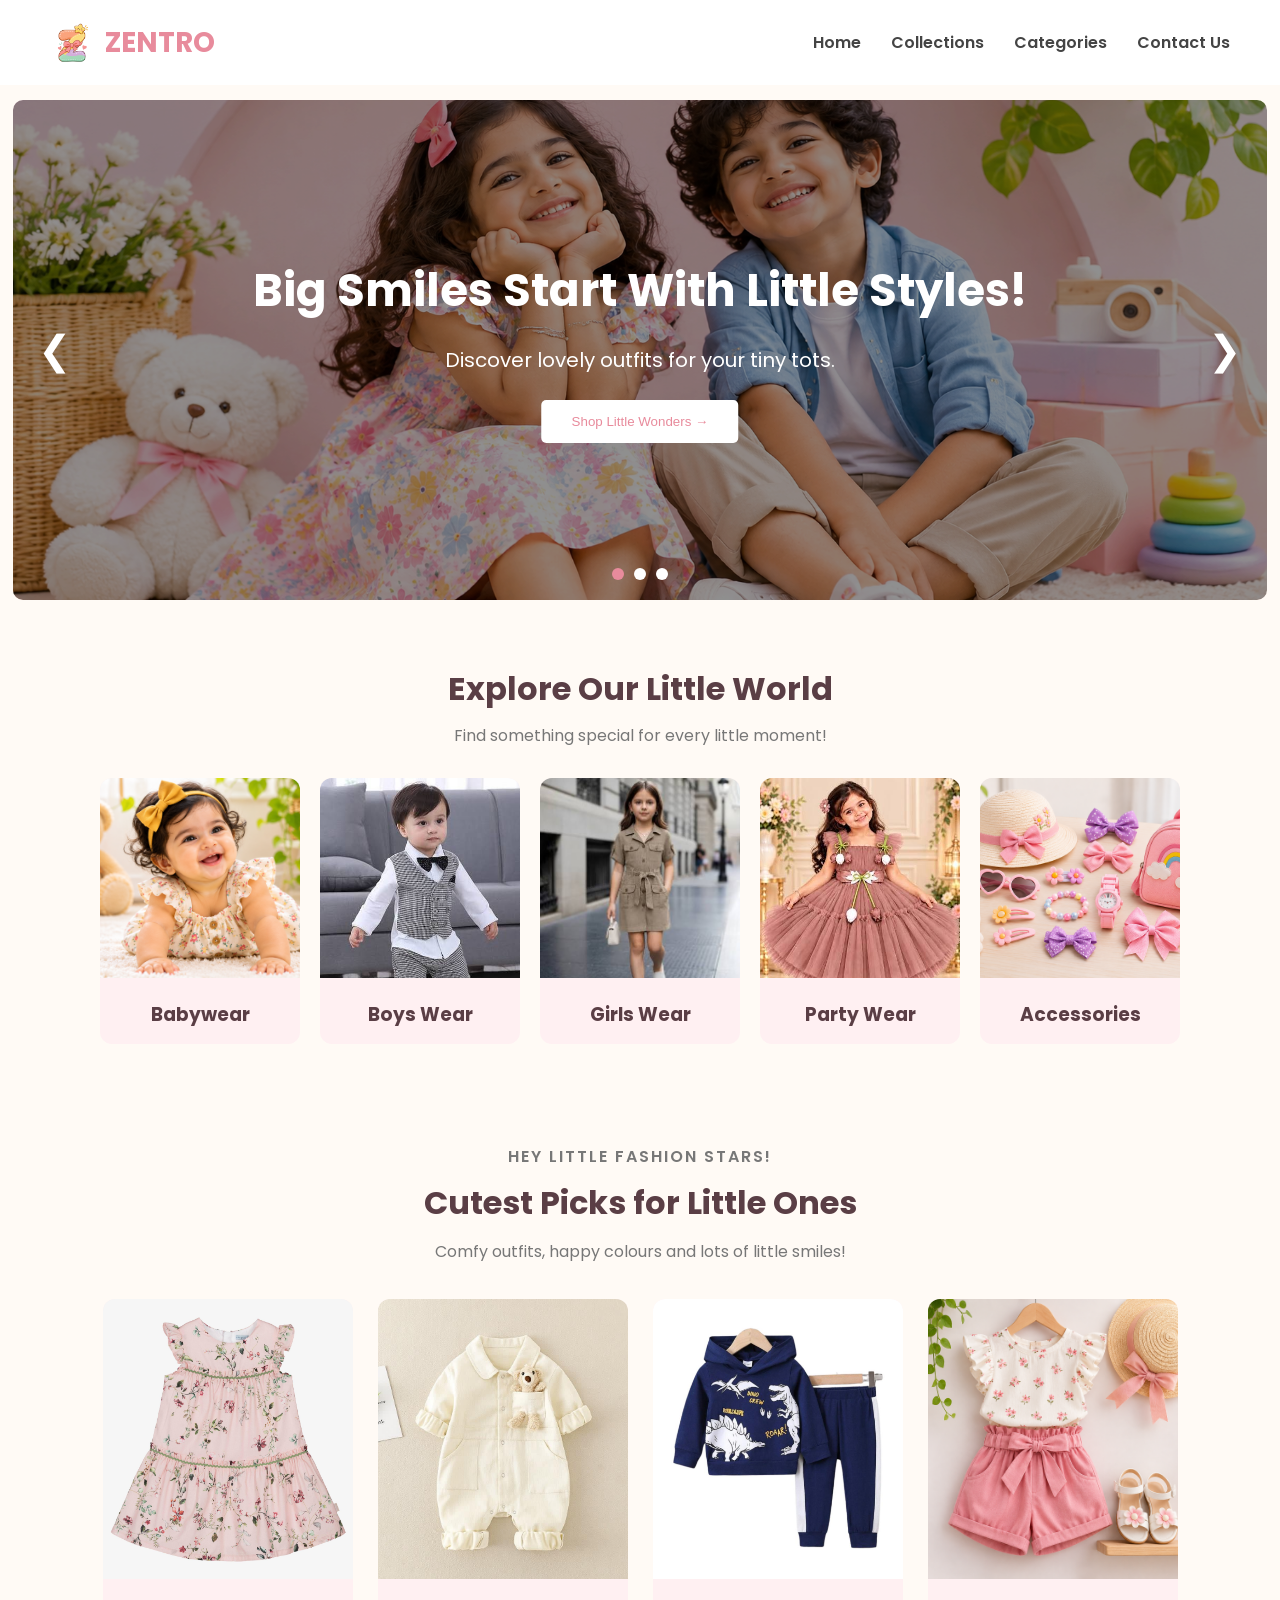
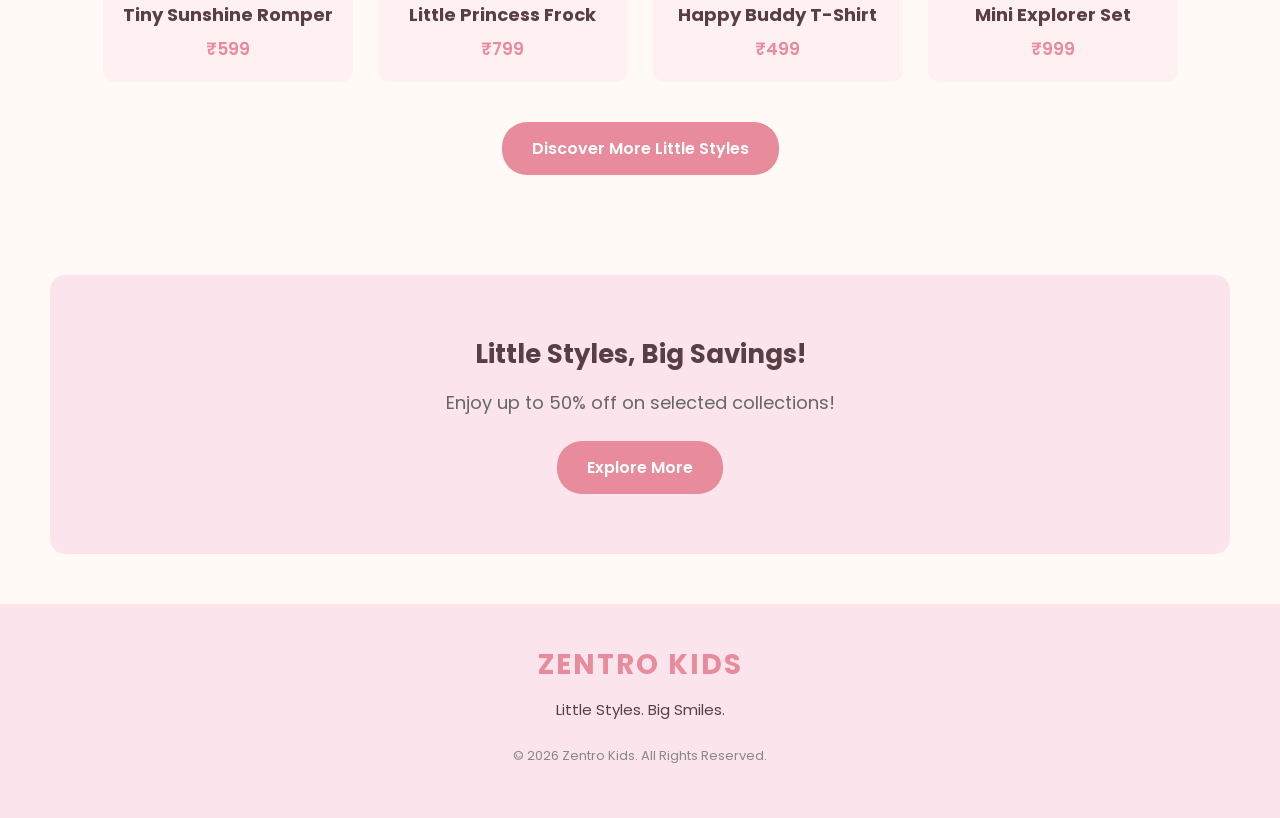
<file: index.html>
<!DOCTYPE html>
<html lang="en">

<head>
    <meta charset="UTF-8">
    <meta name="viewport" content="width=device-width, initial-scale=1.0">

    <link rel="icon" type="image/png" href="images/icon.png">

    <title>ZENTRO KIDS | Little Styles, Big Smiles</title>

    <!-- Google Fonts -->
    <link rel="preconnect" href="https://fonts.googleapis.com">
    <link rel="preconnect" href="https://fonts.gstatic.com" crossorigin>
    <link href="https://fonts.googleapis.com/css2?family=Poppins:wght@400;500;600;700&display=swap" rel="stylesheet">

    <!-- CSS -->
    <link rel="stylesheet" href="style.css">

</head>

<body>

    <!-- Navbar -->
    <header>
        <nav class="navbar">

            <div class="logo">
                <img src="images/icon.png" alt="Zentro logo">
                <h1>ZENTRO</h1>
            </div>

            <button class="menu-toggle" id="menuToggle" aria-label="Toggle navigation" aria-expanded="false">
                ☰
            </button>

            <ul class="nav-links">
                <li><a href="index.html">Home</a></li>
                <li><a href="collections.html">Collections</a></li>
                <li><a href="#categories">Categories</a></li>
                <li><a href="contact.html">Contact Us</a></li>
            </ul>

        </nav>
    </header>


    <main>

        <section class="hero">

            <img src="images/kids-banner.png" class="hero-image" id="bannerImage" alt="Kids fashion collection">

            <div class="hero-overlay"></div>

            <div class="hero-content">
                <h1>Big Smiles Start With Little Styles!</h1>
                <p>Discover lovely outfits for your tiny tots.</p>
                <button id="shopButton">Shop Little Wonders →</button>
            </div>

            <button class="arrow left-arrow" id="prevBtn">&#10094;</button>
            <button class="arrow right-arrow" id="nextBtn">&#10095;</button>

            <div class="slider-dots">
                <span class="dot active"></span>
                <span class="dot"></span>
                <span class="dot"></span>
            </div>

        </section>

        <!-- CATEGORIES SECTION -->

        <section class="categories" id="categories">

            <h2>Explore Our Little World</h2>
            <p>Find something special for every little moment!</p>

            <div class="category-container">

                <div class="category-card">
                    <img src="images/babywear.jpg" alt="Babywear">
                    <h3>Babywear</h3>
                </div>

                <div class="category-card">
                    <img src="images/boys.jpg" alt="Boys Wear">
                    <h3>Boys Wear</h3>
                </div>

                <div class="category-card">
                    <img src="images/girls.jpg" alt="Girls Wear">
                    <h3>Girls Wear</h3>
                </div>

                <div class="category-card">
                    <img src="images/partywear.jpg" alt="Party Wear">
                    <h3>Party Wear</h3>
                </div>

                <div class="category-card">
                    <img src="images/accessories.jpg" alt="Accessories">
                    <h3>Accessories</h3>
                </div>

            </div>

        </section>

        <!-- New Arrivals Section -->
        <section class="new-arrivals">

            <div class="section-heading">

                <p class="section-tag">HEY LITTLE FASHION STARS!</p>

                <h2>Cutest Picks for Little Ones</h2>

                <p>Comfy outfits, happy colours and lots of little smiles!</p>

            </div>

            <div class="products-container">

                <div class="product-card">
                    <img src="images/product1.jpg" alt="Cute baby romper">
                    <h3>Tiny Sunshine Romper</h3>
                    <p>₹599</p>
                </div>

                <div class="product-card">
                    <img src="images/product2.jpg" alt="Girls floral frock">
                    <h3>Little Princess Frock</h3>
                    <p>₹799</p>
                </div>

                <div class="product-card">
                    <img src="images/product3.jpg" alt="Boys printed t-shirt">
                    <h3>Happy Buddy T-Shirt</h3>
                    <p>₹499</p>
                </div>

                <div class="product-card">
                    <img src="images/product4.jpg" alt="Kids colourful co-ord set">
                    <h3>Mini Explorer Set</h3>
                    <p>₹999</p>
                </div>

            </div>

            <div class="collection-button">
                <a href="collections.html">Discover More Little Styles</a>
            </div>

        </section>


        <!-- Offer Section -->
        <section class="offer-section">

            <h2>Little Styles, Big Savings!</h2>

            <p>Enjoy up to 50% off on selected collections!</p>

            <a href="collections.html" class="shop-button">
                Explore More
            </a>

        </section>

    </main>


    <!-- Footer -->
    <footer class="footer">

        <h2>ZENTRO KIDS</h2>

        <p>Little Styles. Big Smiles.</p>

        <p>&copy; 2026 Zentro Kids. All Rights Reserved.</p>

    </footer>


    <!-- JavaScript -->
    <script src="script.js"></script>

</body>

</html>
</file>
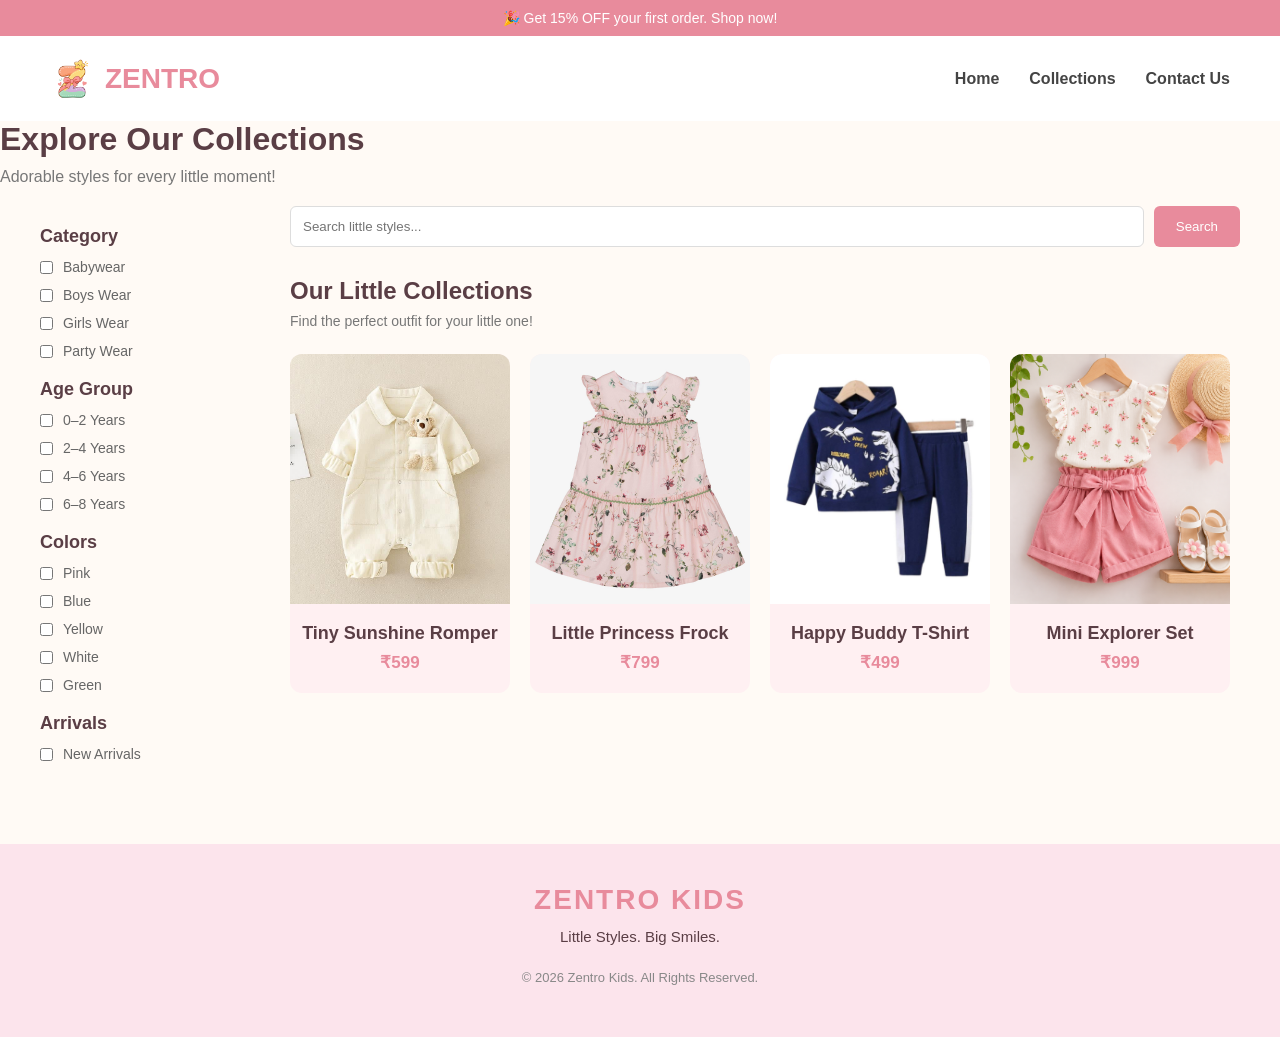
<file: collections.html>
<!DOCTYPE html>
<html lang="en">

<head>
    <meta charset="UTF-8">
    <meta name="viewport" content="width=device-width, initial-scale=1.0">
    <title> Collections | ZENTRO KIDS</title>
    <!-- CSS -->
    <link rel="stylesheet" href="style.css">
</head>

<body>

    <!-- Offer announcement bar -->
    <div class="offer-bar">
        <p>🎉 Get 15% OFF your first order. Shop now!</p>
    </div>


   
    <!-- Navbar -->
    <header>
        <nav class="navbar">

            <div class="logo">
                <img src="images/icon.png" alt="Zentro logo">
                <h1>ZENTRO</h1>
            </div>

            <button class="menu-toggle" id="menuToggle" aria-label="Toggle navigation" aria-expanded="false">
                ☰
            </button>

            <ul class="nav-links">
                <li><a href="index.html">Home</a></li>
                <li><a href="collections.html">Collections</a></li>
                <li><a href="contact.html">Contact Us</a></li>
            </ul>

        </nav>
    </header>

    <main>

        <!-- Collections heading -->
        <section class="collection-heading">
            <h1>Explore Our Collections</h1>
            <p>Adorable styles for every little moment!</p>
        </section>
        <!--Filter section comes to the left-->
        <section class="collection-container">
            <details class="filter-section" open>
                <!-- <div class="filter-section"> -->
                <summary>Filter Products</summary>


                <h2>Category</h2>

                <div class="filter-option category-filter">
                    <input type="checkbox" value="Babywear">
                    <label>Babywear</label>
                </div>

                <div class="filter-option category-filter">
                    <input type="checkbox" value="Boys Wear">
                    <label>Boys Wear</label>
                </div>

                <div class="filter-option category-filter">
                    <input type="checkbox" value="Girls Wear">
                    <label>Girls Wear</label>
                </div>

                <div class="filter-option category-filter">
                    <input type="checkbox" value="Party Wear">
                    <label>Party Wear</label>
                </div>

                <h2>Age Group</h2>

                <div class="filter-option age-filter">
                    <input type="checkbox" value="0-2">
                    <label>0–2 Years</label>
                </div>

                <div class="filter-option age-filter">
                    <input type="checkbox" value="2-4">
                    <label>2–4 Years</label>
                </div>

                <div class="filter-option age-filter">
                    <input type="checkbox" value="4-6">
                    <label>4–6 Years</label>
                </div>

                <div class="filter-option age-filter">
                    <input type="checkbox" value="6-8">
                    <label>6–8 Years</label>
                </div>

                <h2>Colors</h2>

                <div class="filter-option colors-filter">
                    <input type="checkbox" value="Pink">
                    <label>Pink</label>
                </div>

                <div class="filter-option colors-filter">
                    <input type="checkbox" value="Blue">
                    <label>Blue</label>
                </div>

                <div class="filter-option colors-filter">
                    <input type="checkbox" value="Yellow">
                    <label>Yellow</label>
                </div>

                <div class="filter-option colors-filter">
                    <input type="checkbox" value="White">
                    <label>White</label>
                </div>

                <div class="filter-option colors-filter">
                    <input type="checkbox" value="Green">
                    <label>Green</label>
                </div>

                <h2>Arrivals</h2>

                <div class="filter-option arrivals-filter">
                    <input type="checkbox" value="New">
                    <label>New Arrivals</label>
                </div>

            </details>


            <!--Product section comes to the right-->
            <!-- Search bar -->


            <div class="products-section">
                <div class="search-container">
                    <input type="text" id="searchInput" placeholder="Search little styles...">
                    <button id="searchBtn">Search</button>
                </div>

                <!-- Product heading -->
                <div class="products-heading">
                    <h2>Our Little Collections</h2>
                    <p>Find the perfect outfit for your little one!</p>
                </div>

                <!-- Product cards -->
                <div class="products-container">

                    <div class="product-card" data-category="Babywear" data-age="0-2" data-color="White"
                        data-arrival="old">
                        <img src="images/product2.jpg" alt="Tiny Sunshine Romper">
                        <h3>Tiny Sunshine Romper</h3>
                        <p>₹599</p>
                    </div>

                    <div class="product-card" data-category="Girls Wear" data-age="2-4" data-color="Pink"
                        data-arrival="new">
                        <img src="images/product1.jpg" alt="Little Princess Frock">
                        <h3>Little Princess Frock</h3>
                        <p>₹799</p>
                    </div>

                    <div class="product-card" data-category="Boys Wear" data-age="4-6" data-color="Blue"
                        data-arrival="old">
                        <img src="images/product3.jpg" alt="Happy Buddy T-Shirt">
                        <h3>Happy Buddy T-Shirt</h3>
                        <p>₹499</p>
                    </div>

                    <div class="product-card" data-category="Party Wear" data-age="6-8" data-color="Pink"
                        data-arrival="new">
                        <img src="images/product4.jpg" alt="Mini Explorer Set">
                        <h3>Mini Explorer Set</h3>
                        <p>₹999</p>
                    </div>
                    <p id="noProductsMessage" style="display: none;">
                        No products found!
                    </p>
                </div>


            </div>

        </section>

        </div>

    </main>


    <!-- Footer -->
    <footer class="footer">

        <h2>ZENTRO KIDS</h2>

        <p>Little Styles. Big Smiles.</p>

        <p>&copy; 2026 Zentro Kids. All Rights Reserved.</p>

    </footer>
    <script src="script.js"></script>
</body>

</html>
</file>
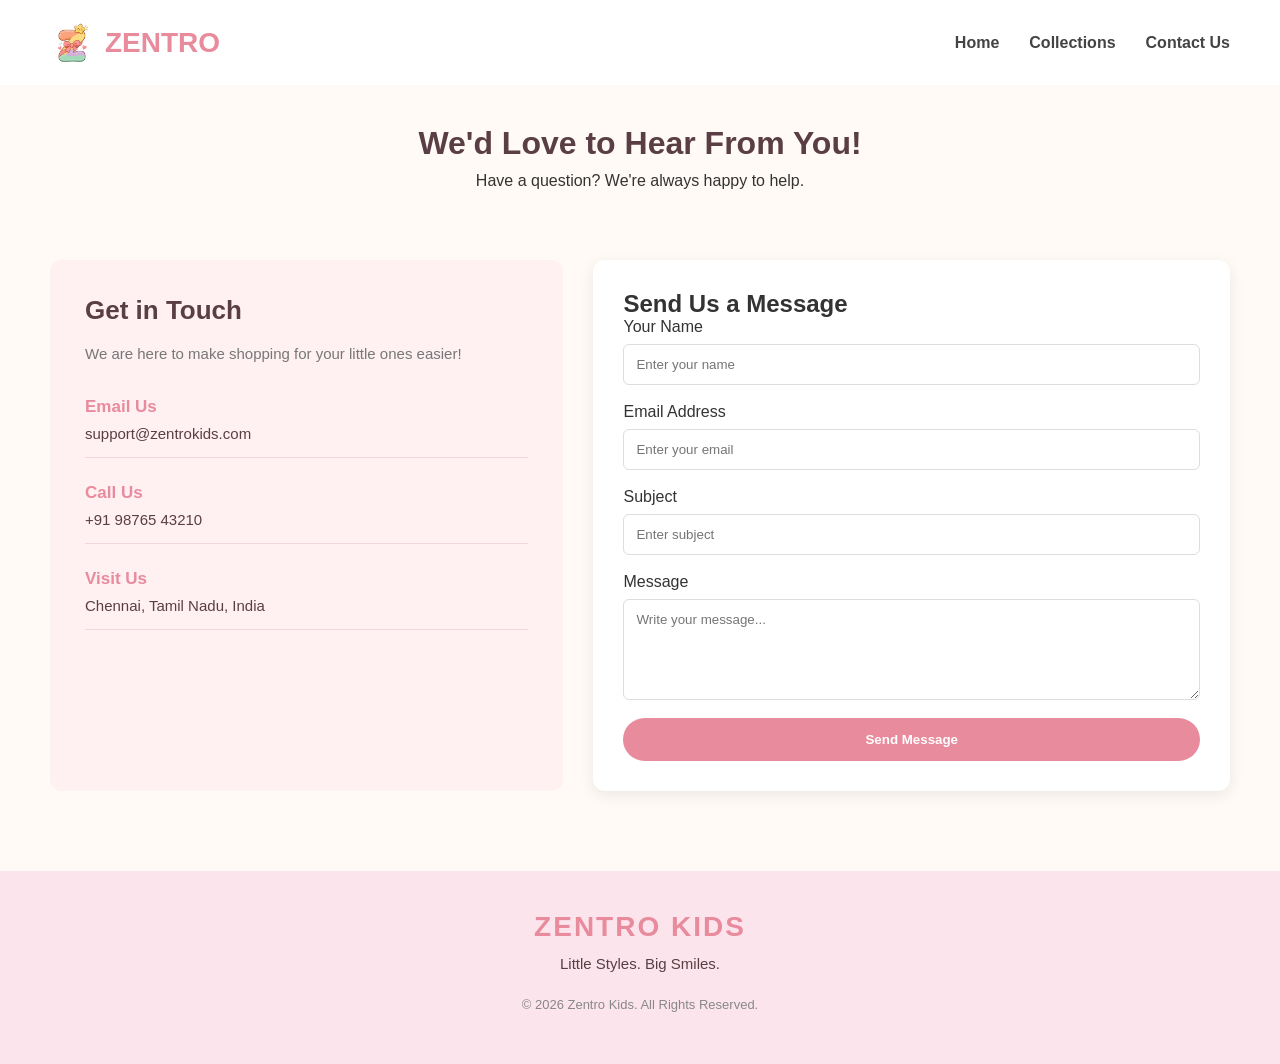
<file: contact.html>
<!DOCTYPE html>
<html lang="en">

<head>
    <meta charset="UTF-8">
    <meta name="viewport" content="width=device-width, initial-scale=1.0">
    <title>Contact Us | ZENTRO KIDS</title>

    <link rel="stylesheet" href="style.css">
</head>

<body>

    
    <!-- Navbar -->
    <header>
        <nav class="navbar">

            <div class="logo">
                <img src="images/icon.png" alt="Zentro logo">
                <h1>ZENTRO</h1>
            </div>

            <button class="menu-toggle" id="menuToggle" aria-label="Toggle navigation" aria-expanded="false">
                ☰
            </button>

            <ul class="nav-links">
                <li><a href="index.html">Home</a></li>
                <li><a href="collections.html">Collections</a></li>
                <li><a href="contact.html">Contact Us</a></li>
            </ul>

        </nav>
    </header>



    <!-- Main Content -->
    <main>

        <!-- Contact Heading -->
        <section class="contact-heading">
            <h1>We'd Love to Hear From You!</h1>
            <p>Have a question? We're always happy to help.</p>
        </section>

        <!-- Contact Section -->
        <section class="contact-container">

            <!-- Contact Information -->
            <div class="contact-info">
                <h2>Get in Touch</h2>
                <p>We are here to make shopping for your little ones easier!</p>

                <div class="contact-detail">
                    <h3>Email Us</h3>
                    <p>support@zentrokids.com</p>
                </div>

                <div class="contact-detail">
                    <h3>Call Us</h3>
                    <p>+91 98765 43210</p>
                </div>

                <div class="contact-detail">
                    <h3>Visit Us</h3>
                    <p>Chennai, Tamil Nadu, India</p>
                </div>

            </div>

            <!-- Contact Form -->
            <div class="contact-form">
                <h2>Send Us a Message</h2>

                <form id="contact-form" novalidate>

                    <label for="name">Your Name</label>
                    <input type="text" id="name" name="name" placeholder="Enter your name" required>

                    <label for="email">Email Address</label>
                    <input type="email" id="email" name="email" placeholder="Enter your email" required>

                    <label for="subject">Subject</label>
                    <input type="text" id="subject" name="subject" placeholder="Enter subject" required>

                    <label for="message">Message</label>
                    <textarea id="message" name="message" placeholder="Write your message..." rows="5"
                        required></textarea>

                    <button type="submit" class="shop-button">
                        Send Message
                    </button>

                </form>
            </div>

        </section>

    </main>


    <!-- Footer -->
    <footer class="footer">

        <h2>ZENTRO KIDS</h2>

        <p>Little Styles. Big Smiles.</p>

        <p>&copy; 2026 Zentro Kids. All Rights Reserved.</p>

    </footer>


    <!-- JavaScript -->
    <script src="script.js"></script>
</body>

</html>
</file>
<file: style.css>
/* Google Font */
* {
    margin: 0;
    padding: 0;
    box-sizing: border-box;
}

body {
    font-family: 'Poppins', sans-serif;
    background-color: #fffaf5;
    color: #333;
}

/* Navbar */
.navbar {
    display: flex;
    justify-content: space-between;
    align-items: center;
    padding: 20px 50px;
    background-color: #ffffff;
}

.logo {
    display: flex;
    align-items: center;
    gap: 10px;
}

.logo img {
    width: 45px;
    height: 45px;
    object-fit: contain;
}

.logo h1 {
    font-size: 28px;
    color: #e88b9c;
    font-weight: 700;
}

.navbar ul {
    display: flex;
    list-style: none;
    gap: 30px;
}
.nav-links a {
    text-decoration: none;
    color: #444;
    font-weight: 600;
    transition: color 0.3s ease;
}

.nav-links a:hover {
    color: #e88b9c;
}


#bannerImage.slide {
    animation: slideFromLeft 1.5s ease-in-out;
}

@keyframes slideFromLeft {
    from {
        transform: translateX(-100%);
        opacity: 0;
    }

    to {
        transform: translateX(0);
        opacity: 1;
    }
}
/* HERO SECTION *//* HERO SECTION */


/* DARK OVERLAY */

.hero::before {
    content: "";
    position: absolute;
    inset: 0;
    background-color: rgba(0, 0, 0, 0.25);
    border-radius: 10px;
}

/* HERO CAROUSEL */

.hero {
    width: 98%;
    height: 500px;
    margin: 15px auto;
    position: relative;
    overflow: hidden;
    border-radius: 10px;
}

.hero-image {
    width: 100%;
    height: 100%;
    object-fit: cover;
}

.hero-overlay {
    position: absolute;
    inset: 0;
    background: rgba(0, 0, 0, 0.25);
}

.hero-content {
    position: absolute;
    top: 50%;
    left: 50%;
    transform: translate(-50%, -50%);
    text-align: center;
    color: white;
    width: 80%;
}

.hero-content h1 {
    font-size: 45px;
    margin-bottom: 20px;
}

.hero-content p {
    font-size: 20px;
    margin-bottom: 25px;
}

.hero-content button {
    padding: 14px 30px;
    background-color: white;
    color: #e88b9c;
    border: none;
    border-radius: 5px;
    cursor: pointer;
}
/* Button hover effect */

.hero-content button:hover {
    background-color: #e88b9c;
    color: white;
    transition: 0.3s ease;
}

/* ARROW BUTTONS */

.arrow {
    position: absolute;
    top: 50%;
    transform: translateY(-50%);
    background: transparent;
    color: white;
    border: none;
    font-size: 40px;
    cursor: pointer;
    transition: 0.3s ease;
}
.left-arrow:hover,
.right-arrow:hover {
    background-color: #e88b9c;
    color: white;
}

.left-arrow {
    left: 25px;
}

.right-arrow {
    right: 25px;
}

/* SLIDER DOTS */

.slider-dots {
    position: absolute;
    bottom: 20px;
    left: 50%;
    transform: translateX(-50%);
    display: flex;
    gap: 10px;
}

.dot {
    width: 12px;
    height: 12px;
    background-color: white;
    border-radius: 50%;
    cursor: pointer;
}

.dot.active {
    background-color: #e88b9c;
}

/* CATEGORIES SECTION */
html {
    scroll-behavior: smooth;
}

.categories {
    padding: 50px;
    text-align: center;
}

.categories h2 {
    font-size: 32px;
    color: #5a3e45;
    margin-bottom: 10px;
}

.categories p {
    color: #777;
    margin-bottom: 30px;
}

.category-container {
    display: flex;
    justify-content: center;
    gap: 20px;
    flex-wrap: wrap;
}

.category-card {
    width: 200px;
    background-color: #fff0f2;
    border-radius: 12px;
    overflow: hidden;
    cursor: pointer;
    transition: 0.3s ease;
}

.category-card img {
    width: 100%;
    height: 200px;
    object-fit: cover;
     object-position: top;
}

.category-card h3 {
    padding: 15px;
    color: #5a3e45;
}

.category-card:hover {
    box-shadow: 0 5px 15px rgba(0, 0, 0, 0.12);
}

.category-card:hover,
.product-card:hover{
transform: translateY(-8px);
}
/* NEW ARRIVALS SECTION */

.new-arrivals {
    padding: 50px;
    text-align: center;
}

.section-heading {
    margin-bottom: 35px;
}

.section-tag {
    color: #e88b9c;
    font-size: 14px;
    font-weight: 600;
    letter-spacing: 2px;
    margin-bottom: 10px;
}

.section-heading h2 {
    font-size: 32px;
    color: #5a3e45;
    margin-bottom: 12px;
}

.section-heading p {
    color: #777;
    font-size: 16px;
}
/* PRODUCTS CONTAINER */

.products-container {
    display: flex;
    justify-content: center;
    gap: 25px;
    flex-wrap: wrap;
}

/* PRODUCT CARD */

.product-card {
    width: 250px;
    background-color: #fff0f2;
    border-radius: 12px;
    overflow: hidden;
    text-align: center;
    padding-bottom: 20px;
    transition: 0.3s ease;
}

.product-card img {
    width: 100%;
    height: 280px;
    object-fit: cover;
    object-position: top;
}

.product-card h3 {
    font-size: 18px;
    color: #5a3e45;
    margin: 15px 10px 8px;
}

.product-card p {
    font-size: 17px;
    font-weight: 600;
    color: #e88b9c;
}
.product-card:hover {  
    box-shadow: 0 8px 20px rgba(0, 0, 0, 0.12);
}
/* COLLECTION BUTTON */

.collection-button {
    margin-top: 40px;
}

.collection-button a {
    display: inline-block;
    text-decoration: none;
    background-color: #e88b9c;
    color: white;
    padding: 14px 30px;
    border-radius: 25px;
    font-weight: 600;
    transition: 0.3s ease;
}

.collection-button a:hover {
    background-color: #d96f85;
}
/* OFFER SECTION*/
.offer-section{
    background-color: #fce4ec;
    margin: 50px;
    padding: 60px 20px;
    text-align: center;
    border-radius: 15px;
}
.offer-section h2{
    font-size: 26px;
    color: #5a3e45;
    margin-bottom: 15px;
}
.offer-section p{
    font-size: 18px;
    color: #666;
    margin-bottom: 25px;
}
.shop-button {
    display: inline-block;
    background-color: #e88b9c;
    color: white;
    text-decoration: none;
    padding: 14px 30px;
    border-radius: 25px;
    font-weight: 600;
    transition: 0.3s ease;
}

.shop-button:hover {
    background-color: #d96f85;
    transform: translateY(-3px);
}
/* FOOTER SECTION */

.footer {
    background-color: #fce4ec;
    padding: 40px 20px;
    text-align: center;
    margin-top: 50px;
}

.footer h2 {
    font-size: 28px;
    color: #e88b9c;
    margin-bottom: 12px;
    letter-spacing: 2px;
}

.footer p {
    color: #5a3e45;
    font-size: 15px;
    margin-bottom: 12px;
}

.footer p:last-child {
    font-size: 13px;
    color: #888;
    margin-top: 25px;
}
/* collection page*/

/* Main layout: filters left, products right */
.collection-container {
    display: flex;
    flex-direction: row;
    align-items: flex-start;
    gap: 30px;
    padding: 20px 40px;
}

.filter-section {
    width: 220px;
    flex-shrink: 0;
}

.filter-section summary {
    display: none;
    cursor: pointer;
    font-weight: 600;
    color: #5a3e45;
    padding: 12px;
    background-color: #fff0f2;
    border-radius: 8px;
}

.filter-section h2 {
    font-size: 18px;
    color: #5a3e45;
    margin: 20px 0 12px;
}

.filter-option {
    display: flex;
    align-items: center;
    gap: 10px;
    margin-bottom: 12px;
    color: #666;
    font-size: 14px;
}

.filter-option input {
    accent-color: #e88b9c;
    cursor: pointer;
}

/* Products area */
.products-section {
    flex: 1;
    min-width: 0;
}

.search-container {
    display: flex;
    gap: 10px;
    margin-bottom: 30px;
}

.search-container input {
    flex: 1;
    padding: 12px;
    border: 1px solid #ddd;
    border-radius: 6px;
    outline: none;
}

.search-container input:focus {
    border-color: #e88b9c;
}

.search-container button {
    padding: 12px 22px;
    background-color: #e88b9c;
    color: white;
    border: none;
    border-radius: 6px;
    cursor: pointer;
}

.search-container button:hover {
    background-color: #d96f85;
}

.products-heading {
    margin-bottom: 25px;
}

.products-heading h2 {
    font-size: 24px;
    color: #5a3e45;
    margin-bottom: 8px;
}

.products-heading p {
    color: #777;
    font-size: 14px;
}

.collection-container .products-container {
    justify-content: flex-start;
    gap: 20px;
}

.collection-container .product-card {
    width: 220px;
}

.collection-container .product-card img {
    height: 250px;
}

/* CONTACT PAGE */

.contact-heading {
    text-align: center;
    padding: 40px 20px;
}

.contact-heading h1 {
    font-size: 32px;
    color: #5a3e45;
    margin-bottom: 10px;
}

.contact-container {
    display: flex;
    gap: 30px;
    padding: 30px 50px;
}

/* Contact information */
/* Contact form */
.offer-bar {
    background-color: #e88b9c;
    color: white;
    text-align: center;
    padding: 10px;
    font-size: 14px;
}
.collection-heading h1 {
    font-size: 32px;
    color: #5a3e45;
    margin-bottom: 10px;
}

.collection-heading p {
    color: #777;
}

.contact-form {
    flex: 1.3;
    background-color: white;
    padding: 30px;
    border-radius: 12px;
    box-shadow: 0 4px 15px rgba(0,0,0,0.08);
}

.contact-form form {
    display: flex;
    flex-direction: column;
}

.contact-form input,
.contact-form textarea {
    padding: 12px;
    margin: 8px 0 18px;
    border: 1px solid #ddd;
    border-radius: 6px;
    font-family: 'Poppins', sans-serif;
}

.contact-form input:focus,
.contact-form textarea:focus {
    outline: none;
    border-color: #e88b9c;
}

.contact-form button {
    background-color: #e88b9c;
    color: white;
    padding: 14px;
    border: none;
    border-radius: 25px;
    cursor: pointer;
    font-family: 'Poppins', sans-serif;
}

.contact-form button:hover {
    background-color: #d96f85;
}

/* CONTACT INFORMATION */
.contact-info {
    flex: 1;
    background-color: #fff0f2;
    padding: 35px;
    border-radius: 12px;
}

.contact-info h2 {
    font-size: 26px;
    color: #5a3e45;
    margin-bottom: 15px;
}

.contact-info > p {
    font-size: 15px;
    color: #777;
    line-height: 1.7;
    margin-bottom: 30px;
}

.contact-detail {
    margin-top: 25px;
    padding-bottom: 15px;
    border-bottom: 1px solid #f3d5dc;
}
.contact-detail h3 {
    font-size: 17px;
    color: #e88b9c;
    margin-bottom: 8px;
}

.contact-detail p {
    font-size: 15px;
    color: #5a3e45;
}
.menu-toggle {
    display: none;
    background: none;
    border: none;
    font-size: 28px;
    color: #5a3e45;
    cursor: pointer;
}
/* =================================
   TABLET RESPONSIVENESS
================================= */

@media screen and (max-width: 768px) {

    .collection-container {
        padding: 20px;
        gap: 20px;
    }

    .filter-section {
        width: 180px;
    }

    .collection-container .product-card {
        width: 200px;
    }

    .collection-container .product-card img {
        height: 220px;
    }

}
/* .navbar {
    background-color: lightblue !important;
    border: 3px solid red !important;
} */

/* =================================
   MOBILE RESPONSIVENESS
================================= */

@media screen and (max-width: 600px) {


    .collection-container,
    .contact-container {
        flex-direction: column;
        padding: 15px;
    }

    .filter-section,
    .products-section {
        width: 100%;
    }

    /* Collection page */

    .collection-heading {
        padding: 30px 15px;
    }

    .collection-heading h1,
    .contact-heading h1 {
        font-size: 25px;
    }

    .search-container {
        margin-bottom: 20px;
    }

    .products-heading h2 {
        font-size: 21px;
    }

    .collection-container .products-container {
        justify-content: center;
        gap: 12px;
    }

    .collection-container .product-card {
        width: 47%;
    }

    .collection-container .product-card img {
        height: 170px;
    }

    .filter-section summary {
        display: block;
    }
     .navbar {
        padding: 15px 20px;
        position: relative;
    }

    .menu-toggle {
        display: block;
    }

    .navbar ul {
        display: none;
        position: absolute;
        top: 100%;
        left: 0;
        width: 100%;
        flex-direction: column;
        align-items: center;
        gap: 18px;
        padding: 20px 0;
        background-color: white;
        z-index: 10;
    }

    .navbar ul.show-menu {
        display: flex;
    }

}
</file>
